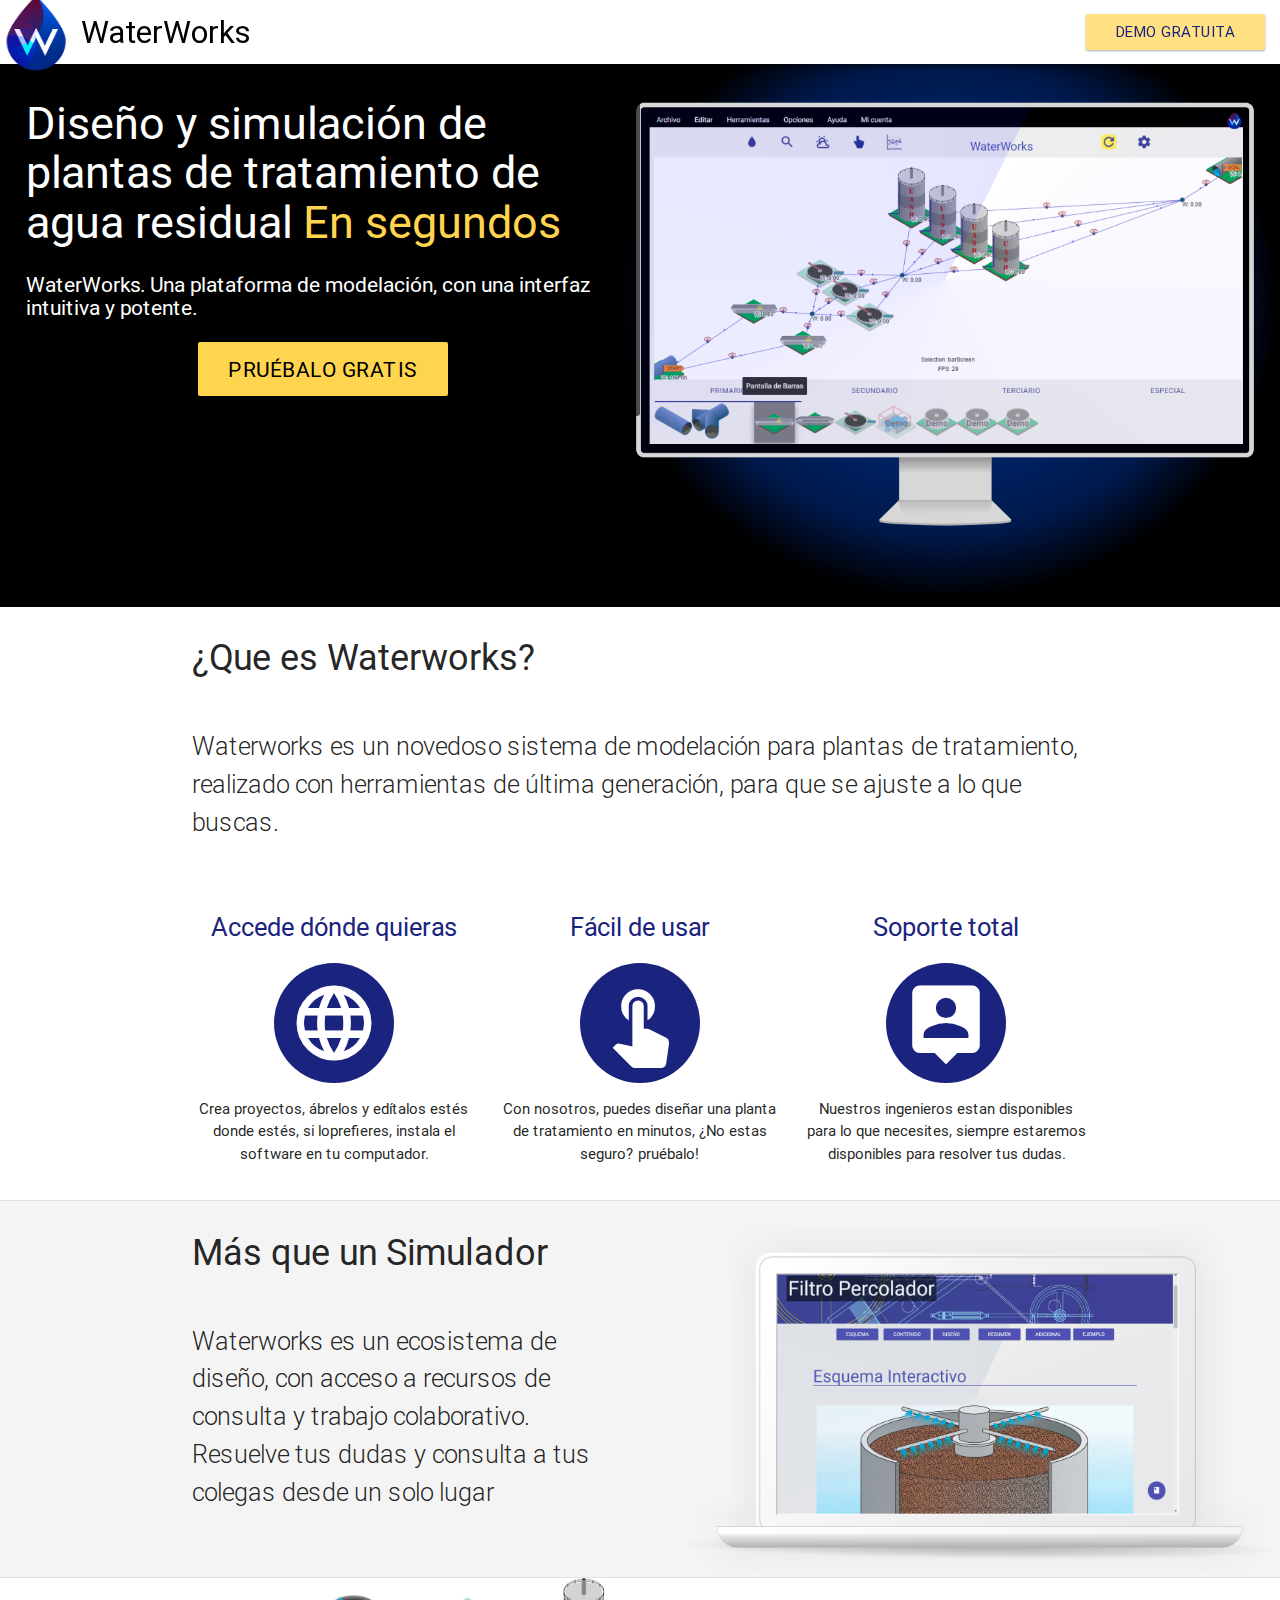
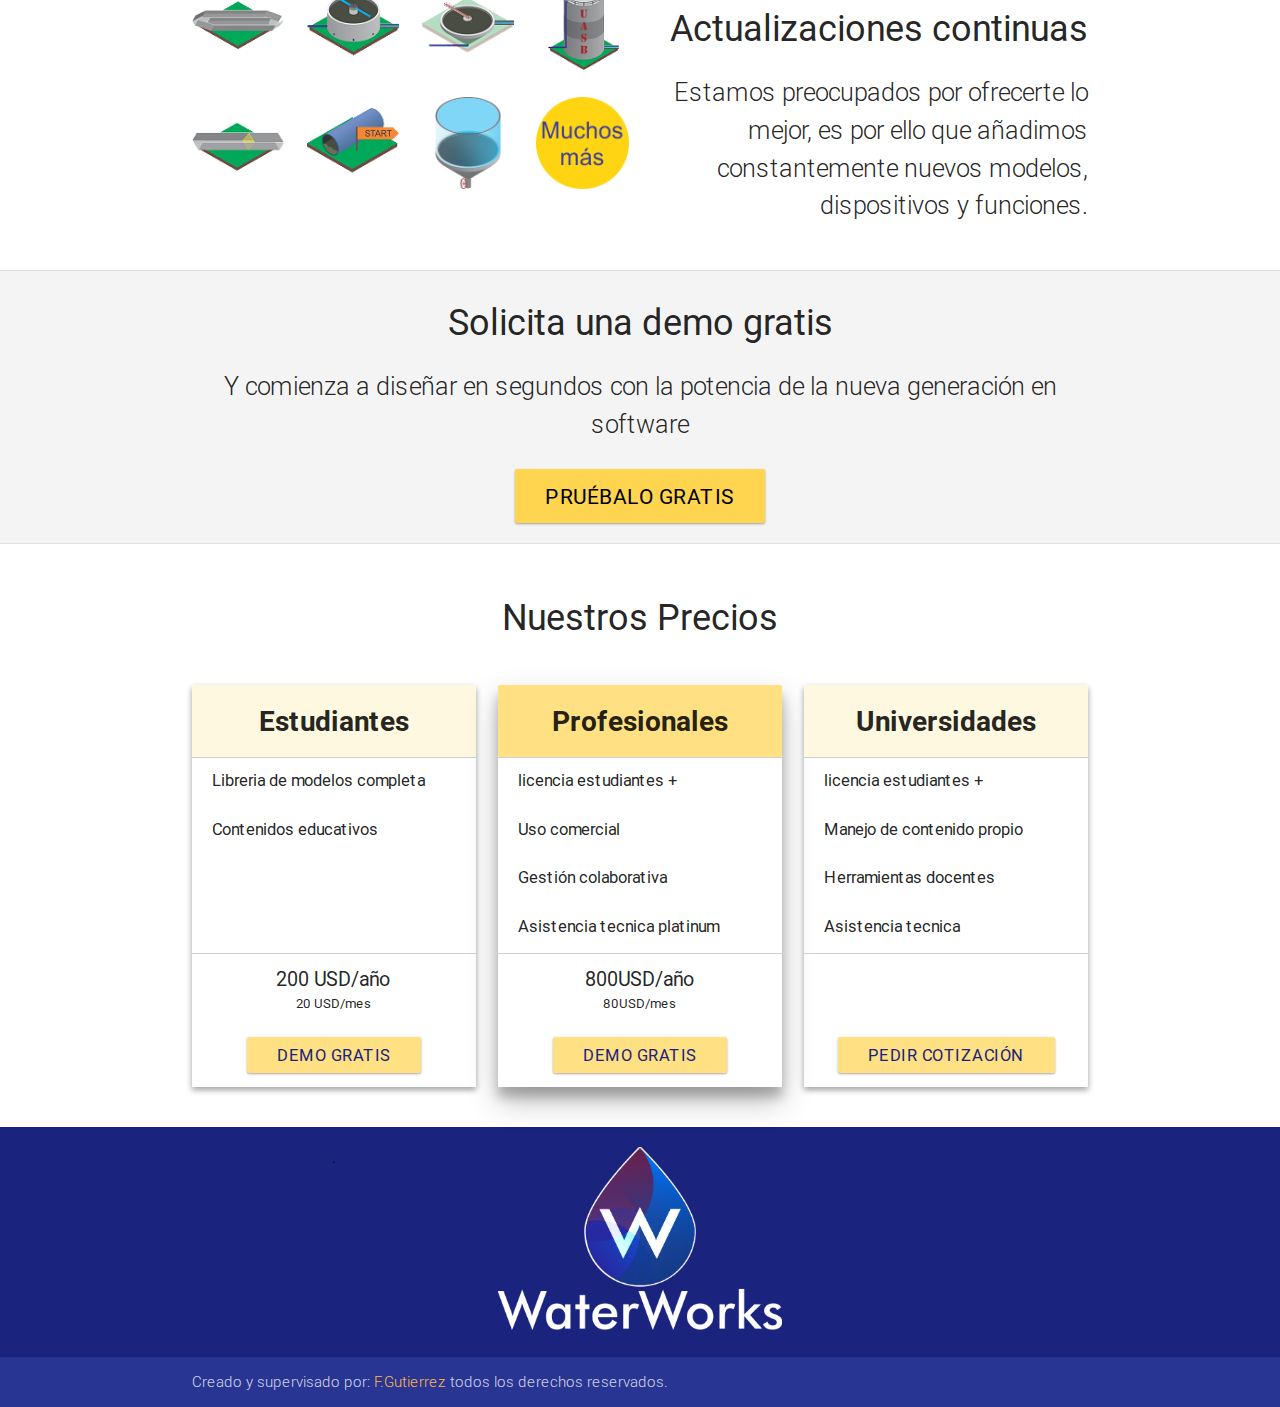
<file: index.html>
<!DOCTYPE html>
<html>

<head>
	<meta charset="UTF-8">
	<meta http-equiv="Content-Type" content="text/html; charset=UTF-8" />
	<meta name="viewport" content="width=device-width, initial-scale=1, maximum-scale=1.0" />
	<title>Waterworks, diseño de plantas de tratamiento</title>
	<link href="http://waterwork.co/public/images/img_src2.png" rel="image_src" />

	<link href="./public/css/materialize.css" type="text/css" rel="stylesheet" media="screen,projection" />
	<link href="https://fonts.googleapis.com/icon?family=Material+Icons" rel="stylesheet">
	<link rel="stylesheet" href="./public/css/style.css">
	<link rel="stylesheet" href="./public/css/landing.css">
	<meta name="description" content="Software de modelacion para plantas de tratamento de agua residual">

	<!--TWITTER CARD-->
	<meta name="twitter:card" content="product" />
	<meta name="twitter:site" content="@imfega" />
	<meta name="twitter:creator" content="@imfega" />

	<!--OPEN GRAPH-->
	<meta property="og:title" content="Waterworks, diseño para plantas de tratamiento." />
	<meta property="og:type" content="Website" />
	<meta property="og:description" content="Nuevo Software de diseño y simulación de plantas de tratamiento, a precios de lanzamiento" />
	<meta property="og:url" content="http://waterwork.co" />
	<meta property="og:image" content="http://waterwork.co/public/images/img_src2.png" />

	<!--MANIFEST-->
	<link rel="apple-touch-icon" sizes="57x57" href="/apple-touch-icon-57x57.png">
	<link rel="apple-touch-icon" sizes="60x60" href="/apple-touch-icon-60x60.png">
	<link rel="apple-touch-icon" sizes="72x72" href="/apple-touch-icon-72x72.png">
	<link rel="apple-touch-icon" sizes="76x76" href="/apple-touch-icon-76x76.png">
	<link rel="apple-touch-icon" sizes="114x114" href="/apple-touch-icon-114x114.png">
	<link rel="apple-touch-icon" sizes="120x120" href="/apple-touch-icon-120x120.png">
	<link rel="apple-touch-icon" sizes="144x144" href="/apple-touch-icon-144x144.png">
	<link rel="apple-touch-icon" sizes="152x152" href="/apple-touch-icon-152x152.png">
	<link rel="apple-touch-icon" sizes="180x180" href="/apple-touch-icon-180x180.png">
	<link rel="icon" type="image/png" href="/favicon-32x32.png" sizes="32x32">
	<link rel="icon" type="image/png" href="/favicon-194x194.png" sizes="194x194">
	<link rel="icon" type="image/png" href="/favicon-96x96.png" sizes="96x96">
	<link rel="icon" type="image/png" href="/android-chrome-192x192.png" sizes="192x192">
	<link rel="icon" type="image/png" href="/favicon-16x16.png" sizes="16x16">
	<link rel="manifest" href="/manifest.json">
	<link rel="mask-icon" href="/safari-pinned-tab.svg" color="#0d47a1">
	<meta name="msapplication-TileColor" content="#00aba9">
	<meta name="msapplication-TileImage" content="/mstile-144x144.png">
	<meta name="theme-color" content="#0d47a1">
	<!-- ANALYTICS -->
	<script>
		(function (i, s, o, g, r, a, m) {
			i['GoogleAnalyticsObject'] = r;
			i[r] = i[r] || function () {
				(i[r].q = i[r].q || []).push(arguments)
			}, i[r].l = 1 * new Date();
			a = s.createElement(o),
				m = s.getElementsByTagName(o)[0];
			a.async = 1;
			a.src = g;
			m.parentNode.insertBefore(a, m)
		})(window, document, 'script', '//www.google-analytics.com/analytics.js', 'ga');

		ga('create', 'UA-75831935-1', 'auto');
		ga('send', 'pageview');
	</script>
</head>

<body class="white">
	<section>
		<nav>
			<div class="nav-wrapper z-depth-2 white" itemscope itemtype="http://schema.org/SiteNavigationElement">
				<a href="#!" class="brand-logo"><span class="hide-on-small-only black-text hide">EKUS</span> <img src="./public/images/waterworks-logo-min2.png" alt="" class="main-logo"> <span class="hide-on-small-only black-text">WaterWorks</span></a>
				<a href="#" data-activates="mobile-demo" class="button-collapse"><i class="material-icons black-text">menu</i></a>
				<ul class="right hide-on-med-and-down">
					<li><a class="btn landing" href="http://platform.waterwork.co/signup">Demo gratuita</a></li>
				</ul>
				<ul class="side-nav" id="mobile-demo">
					<li><a class="btn landing" href="http://platform.waterwork.co/signup">Demo gratuita</a></li>
				</ul>
			</div>
		</nav>
	</section>
	<section id="landing-section1" class="right-align">
		<img class="responsive-img" src="./public/images/landing.png" alt="" />
		<div class="content">
			<h1 class=" white-text left-align">Diseño y simulación de plantas de tratamiento de agua residual <span class="amber-text text-lighten-2">En segundos</span></h1>
			<h2 class="white-text left-align">WaterWorks. Una plataforma de modelación, con una interfaz intuitiva y potente.</h2>
			<div class="center">
				<a id="landing-btn" class="btn-large" href="http://platform.waterwork.co/signup">Pruébalo Gratis</a></div>
		</div>

	</section>
	<section>
		<div class="container">
			<div class="row">
				<div class="col s12">
					<h1>¿Que es Waterworks?</h1>
				</div>
				<div class="col s12">
					<p class="flow-text">Waterworks es un novedoso sistema de modelación para plantas de tratamiento, realizado con herramientas de última generación, para que se ajuste a lo que buscas.</p>
				</div>
			</div>
			<div class="row center">
				<div class="col s12 m6 l4">
					<h2 class="indigo-text text-darken-4">Accede dónde quieras</h2>
					<i class="material-icons white-text circle indigo darken-4 large">language</i>
					<p>Crea proyectos, ábrelos y edítalos estés donde estés, si loprefieres, instala el software en tu computador.</p>
				</div>
				<div class="col s12 m6 l4">
					<h2 class="indigo-text text-darken-4">Fácil de usar</h2>
					<i class="material-icons white-text circle indigo darken-4 large">touch_app</i>
					<p>Con nosotros, puedes diseñar una planta de tratamiento en minutos, ¿No estas seguro? pruébalo!</p>

				</div>
				<div class="col s12 m6 l4 offset-m3">
					<h2 class="indigo-text text-darken-4">Soporte total</h2>
					<i class="material-icons white-text circle indigo darken-4 large">person_pin</i>
					<p>Nuestros ingenieros estan disponibles para lo que necesites, siempre estaremos disponibles para resolver tus dudas.</p>
				</div>
			</div>
		</div>

	</section>
	<section id="landing-section3">
		<div class="container">
			<div class="row">
				<div class="col s12">
					<h1>Más que un Simulador</h1>
				</div>
				<div class="col s12 center">
					<img src="./public/images/laptop2.png" alt="" class="responsive-img hide-on-large-only">
				</div>
				<div class="col s12 l6 m12">
					<p class="flow-text">Waterworks es un ecosistema de diseño, con acceso a recursos de consulta y trabajo colaborativo. Resuelve tus dudas y consulta a tus colegas desde un solo lugar</p>
				</div>
			</div>
			<div class="row center">
				<div class="col s12 m6 l4">
				</div>
			</div>
		</div>
	</section>
	<section id="landing-section4">
		<div class="container">
			<div class="row">
				<h1 class=" hide-on-large-only">Actualizaciones continuas</h1>
				<div class="col s12 m12 l6">
					<div class="row">
						<div class="col s3"><img class="tooltipped responsive-img" data-position="bottom" data-delay="50" data-tooltip="Desarenador" src="./public/images/platform/desarenador.png" alt="" class="responsive-img"></div>
						<div class="col s3"><img class="tooltipped responsive-img" data-position="bottom" data-delay="50" data-tooltip="Filtro Percolador" src="./public/images/platform/percolador.png" alt="" class="responsive-img"></div>
						<div class="col s3"><img class="tooltipped responsive-img" data-position="bottom" data-delay="50" data-tooltip="Sedimentador primario" src="./public/images/platform/primario.png" alt="" class="responsive-img"></div>
						<div class="col s3"><img class="tooltipped responsive-img" data-position="bottom" data-delay="50" data-tooltip="Reactor UASB" src="./public/images/platform/uasbmin.png" alt="" class="responsive-img"></div>
					</div>
					<div class="row">
						<div class="col s3"><img class="tooltipped responsive-img" data-position="bottom" data-delay="50" data-tooltip="Pantalla de barras" src="./public/images/platform/bars.png" alt=""></div>
						<div class="col s3"><img class="tooltipped responsive-img" data-position="bottom" data-delay="50" data-tooltip="Afluentes" src="./public/images/platform/start.png" alt="" class="responsive-img"></div>
						<div class="col s3"><img class="tooltipped responsive-img" data-position="bottom" data-delay="50" data-tooltip="Dosificación quimica" src="./public/images/platform/dosificador.png" alt="" class="responsive-img"></div>
						<div class="col s3"><img class="tooltipped responsive-img" data-position="bottom" data-delay="50" data-tooltip="y muchos mas." src="./public/images/platform/more.png" alt="" class="responsive-img"></div>

					</div>
				</div>
				<div class="col s12 m12 l6">
					<h1 class="right-align hide-on-med-and-down">Actualizaciones continuas</h1>
					<p class="flow-text right-align hide-on-med-and-down">Estamos preocupados por ofrecerte lo mejor, es por ello que añadimos constantemente nuevos modelos, dispositivos y funciones.
					</p>
					<p class="flow-text hide-on-large-only">Estamos preocupados por ofrecerte lo mejor, es por ello que añadimos constantemente nuevos modelos, dispositivos y funciones.
					</p>
				</div>
			</div>
		</div>
	</section>
	<section id="landing-section5">
		<div class="container">
			<div class="row">
				<div class="col s12 m12 l12">
					<h1 class="center">Solicita una demo gratis</h1>
					<p class="flow-text center">Y comienza a diseñar en segundos con la potencia de la nueva generación en software</p>
				</div>
				<div class="center col s12 m12 l12">
					<a id="landing-btn2" class="btn-large" href="http://platform.waterwork.co/signup">Pruébalo Gratis</a>
				</div>
			</div>
		</div>
	</section>
	<section>
		<br>
		<h1 class="center">Nuestros Precios</h1>
		<br>
		<div class="container">
			<div class="row">
				<div class="col s12 m6 l4">
					<table class="z-depth-2">
						<thead class="student">
							<tr>
								<th class="center">Estudiantes</th>

							</tr>
						</thead>
						<tbody>
							<tr>
								<td>Libreria de modelos completa</td>
							</tr>
							<tr>
								<td>Contenidos educativos</td>
							</tr>
							<tr>
								<td class="white-text hide-on-small-only">.</td>
							</tr>
							<tr>
								<td class="white-text hide-on-small-only">.</td>
							</tr>
							<tr>
								<td class="price">200 USD/año</td>

							</tr>
							<tr>
								<td class="price-month">20 USD/mes</td>
							</tr>
							<tr>
								<td class="center"><a href="http://platform.waterwork.co/signup" class="btn">Demo gratis</a></td>
							</tr>
						</tbody>
					</table>
				</div>
				<div class="col s12 m6 l4">
					<table class="z-depth-4">
						<thead class="profesional">
							<tr>
								<th class="center">Profesionales</th>

							</tr>
						</thead>
						<tbody>
							<tr>
								<td>licencia estudiantes +</td>
							</tr>
							<tr>
								<td>Uso comercial</td>
							</tr>
							<tr>
								<td>Gestión colaborativa</td>
							</tr>
							<tr>
								<td>Asistencia tecnica platinum</td>
							</tr>

							<tr>
								<td class="price">800USD/año</td>

							</tr>
							<tr>
								<td class="price-month">80USD/mes</td>
							</tr>
							<tr>
								<td class="center"><a href="http://platform.waterwork.co/signup" class="btn">Demo gratis</a></td>
							</tr>
						</tbody>
					</table>
				</div>
				<div class="col s12 m6 l4 offset-m3">
					<table class="z-depth-2">
						<thead class="university">
							<tr>
								<th class="center">Universidades</th>

							</tr>
						</thead>
						<tbody>
							<tr>
								<td>licencia estudiantes +</td>
							</tr>
							<tr>
								<td>Manejo de contenido propio</td>
							</tr>
							<tr>
								<td>Herramientas docentes</td>
							</tr>
							<tr>
								<td>Asistencia tecnica</td>
							</tr>
							<tr>
								<td class="price white-text">.</td>
							</tr>
							<tr>
								<td class="price-month white-text">.</td>
							</tr>
							<tr>
								<td class="center"><a href="http://platform.waterwork.co/signup" class="btn">Pedir Cotización</a></td>
							</tr>
						</tbody>
					</table>
				</div>
			</div>
		</div>
	</section>
	<footer class="page-footer indigo darken-4 ">
		<div class="container center">
			<div class="row">
				<div class="col s12 m6 l4">.</div>
				<div class="col s12 m6 l4">
					<img src="./public/images/waterworks-logo-min.png" alt="logo WaterWorks" class="responsive-img">
				</div>
				<div class="col s12 m6 l4">

				</div>
			</div>

		</div>
		<div class="footer-copyright indigo darken-3">
			<div class="container">
				Creado y supervisado por: <a class="orange-text text-lighten-2" href="#" target="_blank">F.Gutierrez</a> todos los derechos reservados.
			</div>
		</div>
	</footer>
	<script src="https://code.jquery.com/jquery-2.1.1.min.js"></script>
	<script src="./public/libraries/jquery-2.1.1.min.js"></script>
	<script src="./public/js/materialize.js"></script>
	<script src="./public/js/init.js"></script>
	<script>
		var language = navigator.language || navigator.userLanguage;
		switch (language) {
		case "es":
			break;
		case "en":
			break;
		default:
		}
	</script>
	<!--PTENGINE.COM-->
	<script type="text/javascript">
		window._pt_lt = new Date().getTime();
		window._pt_sp_2 = [];
		_pt_sp_2.push('setAccount,427d90c4');
		var _protocol = (("https:" == document.location.protocol) ? " https://" : " http://");
		(function () {
			var atag = document.createElement('script');
			atag.type = 'text/javascript';
			atag.async = true;
			atag.src = _protocol + 'cjs.ptengine.com/pta_en.js';
			var s = document.getElementsByTagName('script')[0];
			s.parentNode.insertBefore(atag, s);
		})();
	</script>
	<!--	hotjar.com-->
	<script>
		(function (h, o, t, j, a, r) {
			h.hj = h.hj || function () {
				(h.hj.q = h.hj.q || []).push(arguments)
			};
			h._hjSettings = {
				hjid: 182313,
				hjsv: 5
			};
			a = o.getElementsByTagName('head')[0];
			r = o.createElement('script');
			r.async = 1;
			r.src = t + h._hjSettings.hjid + j + h._hjSettings.hjsv;
			a.appendChild(r);
		})(window, document, '//static.hotjar.com/c/hotjar-', '.js?sv=');
	</script>
	<!--SCHEMA.org-->
	<script type="application/ld+json">
		{ "@context": "http://schema.org", "@type": "Organization", "url": "http://waterwork.co", "logo": "http://waterwork.co/public/images/waterworks-logo.png", "contactPoint": [{ "@type": "ContactPoint", "telephone": "+57-300-355-6475", "contactType": "customer support" }, { "@type": "ContactPoint", "telephone": "+57-300-355-6475", "contactType": "sales" }], "sameAs": [], "name": "waterworks" }
	</script>
</body>

</html>
</file>
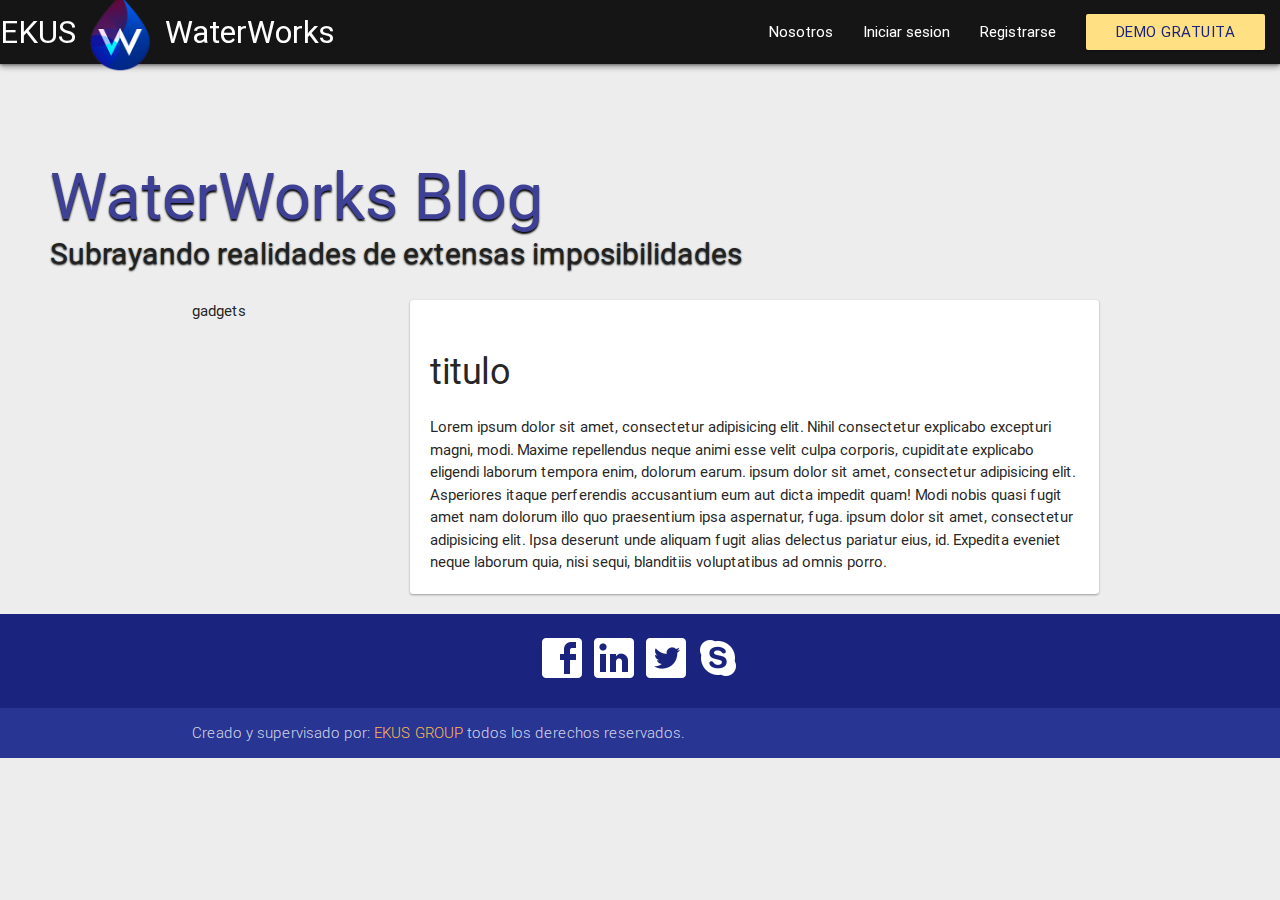
<file: blog.html>
<!DOCTYPE html>
<html>

<head>
	<meta charset="UTF-8">
	<meta http-equiv="Content-Type" content="text/html; charset=UTF-8" />
	<meta name="viewport" content="width=device-width, initial-scale=1, maximum-scale=1.0" />
	<title>Waterworks, Diseño de Plantas de tratamiento</title>
	<link href="https://fonts.googleapis.com/icon?family=Material+Icons" rel="stylesheet">
	<link href="./css/materialize.min.css" type="text/css" rel="stylesheet" media="screen,projection" />
	<link rel="stylesheet" href="./css/style.css">
	<link rel="stylesheet" href="./css/plataforma.css">
	<meta name="description" content="La herramienta definitiva para el diseño de plantas de tratamiento">
	<!--MANIFEST-->
	<script>
		document.write('<script src="http://' + (location.host || '${1:localhost}').split(':')[0] + ':${2:35729}/livereload.js?snipver=1"></' + 'script>')
	</script>
	<link rel="apple-touch-icon" sizes="57x57" href="/apple-touch-icon-57x57.png">
	<link rel="apple-touch-icon" sizes="60x60" href="/apple-touch-icon-60x60.png">
	<link rel="apple-touch-icon" sizes="72x72" href="/apple-touch-icon-72x72.png">
	<link rel="apple-touch-icon" sizes="76x76" href="/apple-touch-icon-76x76.png">
	<link rel="apple-touch-icon" sizes="114x114" href="/apple-touch-icon-114x114.png">
	<link rel="apple-touch-icon" sizes="120x120" href="/apple-touch-icon-120x120.png">
	<link rel="apple-touch-icon" sizes="144x144" href="/apple-touch-icon-144x144.png">
	<link rel="apple-touch-icon" sizes="152x152" href="/apple-touch-icon-152x152.png">
	<link rel="apple-touch-icon" sizes="180x180" href="/apple-touch-icon-180x180.png">
	<link rel="icon" type="image/png" href="/favicon-32x32.png" sizes="32x32">
	<link rel="icon" type="image/png" href="/favicon-194x194.png" sizes="194x194">
	<link rel="icon" type="image/png" href="/favicon-96x96.png" sizes="96x96">
	<link rel="icon" type="image/png" href="/android-chrome-192x192.png" sizes="192x192">
	<link rel="icon" type="image/png" href="/favicon-16x16.png" sizes="16x16">
	<link rel="manifest" href="/manifest.json">
	<link rel="mask-icon" href="/safari-pinned-tab.svg" color="#0d47a1">
	<meta name="msapplication-TileColor" content="#00aba9">
	<meta name="msapplication-TileImage" content="/mstile-144x144.png">
	<meta name="theme-color" content="#0d47a1">
	<style>

	</style>
	<!-- ANALYTICS -->
	<script>
		(function (i, s, o, g, r, a, m) {
			i['GoogleAnalyticsObject'] = r;
			i[r] = i[r] || function () {
				(i[r].q = i[r].q || []).push(arguments)
			}, i[r].l = 1 * new Date();
			a = s.createElement(o),
				m = s.getElementsByTagName(o)[0];
			a.async = 1;
			a.src = g;
			m.parentNode.insertBefore(a, m)
		})(window, document, 'script', '//www.google-analytics.com/analytics.js', 'ga');

		ga('create', 'UA-75080105-1', 'auto');
		ga('send', 'pageview');
	</script>
</head>

<body class="blog">
	<nav>
		<div class="nav-wrapper z-depth-2" itemtype="http://schema.org/SiteNavigationElement">
			<a href="#!" class="brand-logo"><span class="hide-on-small-only">EKUS</span> <img src="./images/waterworks-logo-min2.png" alt="" class="main-logo"> <span class="hide-on-small-only">WaterWorks</span></a>
			<a href="#" data-activates="mobile-demo" class="button-collapse"><i class="material-icons">menu</i></a>
			<ul class="right hide-on-med-and-down">
				<li><a href="./">Nosotros</a></li>
				<li><a href="./login">Iniciar sesion</a></li>
				<li><a href="./signup">Registrarse</a></li>
				<li><a class="indigo-text text-darken-4 btn landing" href="#">Demo gratuita</a></li>
			</ul>
			<ul class="side-nav" id="mobile-demo">
				<li><a href="./empresa">Nosotros</a></li>
				<li><a href="./registro">Registrarse</a></li>
				<li><a href="./login">Iniciar Sesion</a></li>
			</ul>
		</div>
	</nav>
	<header>
		<div id="main-blog"></div>
		<h1 class="blog-title">WaterWorks Blog</h1>
		<h2 class="blog-title">Subrayando realidades de extensas imposibilidades</h2>
	</header>
	<div class="container">
		<div class="row">
			<div class="col s12 m3 l3">
				gadgets
			</div>
			<div class="z-depth-1 content white col s12 m9 l9">
				<h1>titulo</h1>
				<div>Lorem ipsum dolor sit amet, consectetur adipisicing elit. Nihil consectetur explicabo excepturi magni, modi. Maxime repellendus neque animi esse velit culpa corporis, cupiditate explicabo eligendi laborum tempora enim, dolorum earum. ipsum dolor sit amet, consectetur adipisicing elit. Asperiores itaque perferendis accusantium eum aut dicta impedit quam! Modi nobis quasi fugit amet nam dolorum illo quo praesentium ipsa aspernatur, fuga. ipsum dolor sit amet, consectetur adipisicing elit. Ipsa deserunt unde aliquam fugit alias delectus pariatur eius, id. Expedita eveniet neque laborum quia, nisi sequi, blanditiis voluptatibus ad omnis porro.</div>
			</div>
		</div>
	</div>
	<footer class="page-footer indigo darken-4 ">
		<div class="container center">
			<div class="row">

				<div class="col s12 m12 l12">
					<a href=""><img src="./images/facebook-box.png" alt="" class="responsive-img"></a>
					<a href=""><img src="./images/linkedin-box.png" alt="" class="responsive-img"></a>
					<a href=""><img src="./images/twitter-box.png" alt="" class="responsive-img"></a>
					<a href=""><img src="./images/skype.png" alt="" class="responsive-img"></a>

				</div>
				<div class="col s12 m6 l4"></div>
			</div>

		</div>
		<div class="footer-copyright indigo darken-3">
			<div class="container">
				Creado y supervisado por: <a class="orange-text text-lighten-2" href="fega.cienciambiente.com" target="_blank">EKUS GROUP</a> todos los derechos reservados.
			</div>
		</div>
	</footer>
	<!--<script src="https://code.jquery.com/jquery-2.1.1.min.js"></script>-->
	<script src="./libraries/jquery-2.1.1.min.js"></script>
	<script src="./js/materialize.js"></script>
	<script src="./js/init.js"></script>
</body>

</html>
</file>
<file: public/css/style.css>
html,
body {
	background-color: #eeeded !important;
}

div.content {
	border-radius: 3px;
	padding: 20px !important;
}


.z-depth-1,
nav,
.card-panel,
.card,
.toast,
.btn,
.btn-large,
.btn-floating,
.dropdown-content,
.collapsible,
.side-nav {
	box-shadow: 0 1px 3px rgba(0, 0, 0, 0.12), 0 1px 2px rgba(0, 0, 0, 0.24);
	transition: all 0.2s ease-in-out;
}

.z-depth-1-half,
.btn:hover,
.btn-large:hover,
.btn-floating:hover {
	box-shadow: 0 10px 20px rgba(0, 0, 0, 0.19), 0 6px 6px rgba(0, 0, 0, 0.23);
}

.z-depth-2 {
	box-shadow: 0 3px 6px rgba(0, 0, 0, 0.16), 0 3px 6px rgba(0, 0, 0, 0.23);
}

.z-depth-3 {
	box-shadow: 0 10px 20px rgba(0, 0, 0, 0.19), 0 6px 6px rgba(0, 0, 0, 0.23);
}

.z-depth-4,
.modal {
	box-shadow: 0 14px 28px rgba(0, 0, 0, 0.25), 0 10px 10px rgba(0, 0, 0, 0.22);
}

.z-depth-5 {
	box-shadow: 0 19px 38px rgba(0, 0, 0, 0.30), 0 15px 12px rgba(0, 0, 0, 0.22);
}

.container.container-main {
	width: 85%;
}

.container.container-main2 {
	width: 95%;
}

.side-btn {
	box-shadow: 0 2px 5px 0 rgba(0, 0, 0, 0.16), 0 2px 10px 0 rgba(0, 0, 0, 0.12);
	margin: 10px;
	margin-top: 20px;
}

nav,
.nav-wrapper {
	background-color: rgba(0, 0, 0, 0.35);
	transition: all 0.6s;
	z-index: 1000;
	position: absolute;
}

.pin-top,
.fix-top {
	position: fixed!important;
	margin-bottom: -30px !important;
	top: 20px !important;
}

nav.pinned {
	background-color: #212121 !important;
	margin-bottom: -30px !important;
}

.button-collapse {
	padding-left: 10px;
}

.main-box {
	background-color: #FFFFFF;
	z-index: 1;
	position: relative;
	top: -60px;
	margin-bottom: -30px;
}

[type="radio"]:checked + label:after {
	border-color: brown;
	background-color: brown;
}
#main-blog {
		background-color: rgba(62, 64, 149, 0);
		height: 300px;
	}
input:not([type]):focus:not([readonly]),
input[type=text]:focus:not([readonly]),
input[type=password]:focus:not([readonly]),
input[type=email]:focus:not([readonly]),
input[type=url]:focus:not([readonly]),
input[type=time]:focus:not([readonly]),
input[type=date]:focus:not([readonly]),
input[type=datetime-local]:focus:not([readonly]),
input[type=tel]:focus:not([readonly]),
input[type=number]:focus:not([readonly]),
input[type=search]:focus:not([readonly]),
textarea.materialize-textarea:focus:not([readonly]),
textarea:focus {
	{
		border-bottom-color: brown;
		border-bottom: 1px solid #9F1444 !important;
		box-shadow: 0 1px 0 0 #9F1444;
	}
}

.main-img {
	z-index: -1;
}

.main-content {
	width: 10%;
	margin-top: 10px;
	box-sizing: content-box;
}

.excel {
	color: #1b8838;
}

.Word {
	color: #1818ac;
}

header>img {
	width: 100%;
}

.canvas-result {
	max-width: 300px;
	max-height: 300px;
}

form.center {
	margin: auto;
}

button.btn.brown {
	background-color: rgba(165, 42, 42, 0.8) !important;
}

button.btn.brown:hover {
	background-color: rgba(165, 42, 42, 1) !important;
}

nav ul a:hover {
	background-color: darkblue;
	color: white;
	transition: all .3s;
}

nav ul a {
	transition: all .3s;
}


/* Landing section */

#sidenav-overlay {
	background-color: rgba(26, 35, 126, 0.6);
}

.landing-section {
	min-height: 600px;
}

#landing-section1,
#landing-section3 {
	background-color: rgba(255, 224, 130, 0.35);
}

#landing-section1 {
	background-image: url("../images/ptar.png");
	-webkit-background-size: 100% 100%;
	-moz-background-size: 100% 100%;
	-o-background-size: 100% 100%;
	background-size: 100% 100%;
	background-size: 100% 100%;
}
footer.page-footer {
	margin-top: 0px;
}

.no-mar-bot {
	margin-bottom: 0px;
}

.no-pad-top {
	padding-top: 0px;
}

nav.nav-search {
	position: static;
	background-color: rgb(62, 64, 149);
}

.btn-floating img.responsive-img {
	max-width: 25px;
	margin-bottom: -8px;
}

a.secondary-content>i.material-icons {
	color: rgba(80, 80, 180, 1);
	transition: all 2s.;
}

a.secondary-content:hover>i.material-icons {
	color: rgba(40, 40, 40, 1);
	transition: all 2s.;
}

.collection span.badge.new {
	position: static;
	margin-left: 10px;
	margin-right: 10px;
}

span.badge.new.nada:after {
	content: " ";
}

span.badge.new.noticias:after {
	content: " Noticias";
}

span.badge.new.importante:after {
	content: " importante";
}

h1 {
	font-size: 2.4em;
}

h2 {
	font-size: 1.7em;
}

h3 {
	font-size: 1.5em;
}

h4 {
	font-size: 1.4em;
}

h5 {
	font-size: 1.3em;
}

h6 {
	font-size: 1.2em;
}
.landing-btn {
		height: 64px;
	}

@media screen and (max-width: 700px) {
	.landing-btn {
		height: 64px;
	}
}

.collection a.collection-item {
	color: #1A237E;
}

.custom-menu {
	display: none;
	z-index: 1000;
	position: absolute;
	overflow: hidden;
	background: #FFF;
	background-color: #fff;
	margin: 0;
	min-width: 100px;
	max-height: 650px;
	overflow-y: auto;
	z-index: 999;
}

.custom-menu li {
	font-size: 16px;
	color: #26a69a;
	display: block;
	line-height: 22px;
	padding: 14px 16px;
}

.custom-menu li:hover {
	background-color: #DEF;
	cursor: pointer;
}

i.material-icons.menu {
	font-size: 15px !important;
}

.perfil.gradient {
	background: #2980b9;
	background: -webkit-linear-gradient(to left, #2980b9, #2c3e50);
	background: linear-gradient(to left, #2980b9, #2c3e50);
	padding: 40px
}

.perfil.gradient img {
	max-height: 200px;
}

.perfil.gradient h1 {
	color: white;
}

h5 i.material-icons,
h6 i.material-icons {
	color: #607d8b;
}

div.content img {
	max-width: 90%;
}

h1.blog-title {
	text-shadow: 0px 2px 2px #000;
	position: absolute;
	top: 120px;
	left: 30px;
	color: #3E4095;
	background-color: rgba(0, 0, 0, 0.00);
	padding: 10px;
	padding-left: 20px;
	padding-right: 20px;
	font-size: 4.3em;
	border-radius: 3px;
}
h2.blog-title {
	text-shadow: 0px 1px 2px #000;
	position: absolute;
	top: 200px;
	left: 30px;
	color: #212121;
	background-color: rgba(0, 0, 0, 0.00);
	padding: 10px;
	padding-left: 20px;
	padding-right: 20px;
	font-size: 2em;
	border-radius: 3px;
}
@media only screen and (max-width: 635px) {
    h1.blog-title{
      font-size: 3rem; }
      h2.blog-title {
      font-size: 1.5rem; }
 }
 @media only screen and (max-width: 635px) {
    h1.blog-title{
    	font-size: 2rem;
    	padding: 0px;
    	margin: 0px; }
    h2.blog-title {
    	font-size: 1.4rem;
    	padding: 0px;
    	margin: 0px; }
	#main-blog {
	    height: 260px;
	}
 }

.pedia-btn {
	background-color: rgba(80, 80, 180, 1);
	transition: all 2s.;
}

.pedia-btn:hover {
	background-color: rgba(40, 40, 40, 1);
}
</file>
<file: public/css/landing.css>
.main-logo {
	height: 80px;
	top: -10px;
	margin-bottom: -40px;
	position: relative;
}

#landing-section2,
#landing-section4 {
	background-color: white;
}

.landing-title {
	padding: 10px;
	background-color: rgba(0, 0, 0, 0.6);
	border-radius: 10px;
}

.landing-btn {
	color: #1a237e;
	background-color: rgba(255, 255, 255, 1);
	padding-bottom: 40px;
	height: 85px;
	margin-bottom: 20px;
	margin-top: 30px;
	text-transform: none;
	transform: all .5s;
	border-radius: 10px;
}

.container-landing {
	padding-top: 60px;
}

.container-landing-1 {
	padding-top: 120px;
}

img.center-align {
	display: block;
	margin-left: auto;
	margin-right: auto
}

ul.landing {
	font-size: 1.2em;
}

ul.landing>li {
	list-style-type: circle !important;
	padding-bottom: 10px;
}

.btn.landing,
td .btn {
	background-color: #ffe082;
	color: #1a237e;
}

#landing-btn2:hover,
.btn.landing:hover,
td .btn:hover {
	background-color: #282828;
	color: white;
	border-radius: 2px;
}

#landing-btn:hover {
	color: #282828;
	background-color: white;
}

#landing-section1 {
	position: relative;
	background-image: none;
	background-color: black;
}

#landing-section1 img {
	min-height: 500px;
	max-height: 600px;
}

#landing-section1 .content {
	position: absolute;
	top: 13%;
	left: 0;
	width: 50%;
	background-color: rgba(0, 0, 0, 0.64);
	padding-left: 2.0% !important;
}

#landing-section1 h1 {
	font-size: 3.0em;
	text-shadow: 0px 2px 3px black;
	margin-top: 0px;
	margin-bottom: 10px;
}

#landing-section1 h2 {
	font-size: 1.4em;
	text-shadow: 0px 2px 3px black;
}

#landing-btn,
#landing-btn2 {
	background-color: #FFD54F;
	color: black;
	font-size: 1.4em
}

i.large {
	padding: 15px;
	max-width: 200px;
}

#landing-section3,
#landing-section5 {
	background: url(../images/laptop.png) right bottom no-repeat;
	background-size: 600px;
	background-color: #f4f4f4;
	border-bottom-style: solid;
	border-color: #e2e0e0;
	border-top-style: solid;
	border-bottom-width: 1px;
	border-top-width: 1px;
}

#landing-section5 {
	background-image: none;
}

@media screen and (max-width: 992px) {
	#landing-section3 {
		background-image: none;
	}
}


/*for tablet screens*/

@media screen and (max-width: 693px) {
	#landing-section1 .content {
		width: 100%;
	}
	#landing-section1 img {
		min-height: 400px;
	}
}


/*phone screens*/

@media screen and (max-width: 490px) {
	#landing-section1 h1 {
		font-size: 2.0em;
		text-shadow: 0px 2px 3px black;
		margin-top: 0px;
		margin-bottom: 10px;
	}
	#landing-section1 h2 {
		font-size: 1.2em;
		text-shadow: 0px 2px 3px black;
	}
}


/*phone with little screens*/

@media screen and (max-width: 305px) {
	#landing-section1 h1 {
		font-size: 1.6em;
		text-shadow: 0px 2px 3px black;
		margin-top: 0px;
		margin-bottom: 10px;
	}
	#landing-section1 h2 {
		font-size: 1em;
		text-shadow: 0px 2px 3px black;
	}
}

td {
	padding-top: 10px;
	padding-bottom: 14px;
	padding-left: 20px;
	padding-right: 20px;
	border-radius: 2px;
}

thead {
	font-size: 1.7em;
}

thead.student,
thead.university {
	background-color: #fff8e1;
}

thead.profesional {
	background-color: #ffe082;
}

td.price,
td.price-month {
	padding-top: 0px;
	text-align: center;
	font-size: 0.8em;
}
table{
	margin-bottom: 20px;
	font-size: 1.1em;
}
td.price {
	padding-top: 10px;
	border-top-color: rgb(208, 208, 208);
	border-top-width: 1px;
	border-top-style: solid;
	font-size: 1.2em;
	padding-bottom: 0px;
}
</file>
<file: css/style.css>
html,
body {
	background-color: #eeeded !important;
}

div.content {
	border-radius: 3px;
	padding: 20px !important;
}


.z-depth-1,
nav,
.card-panel,
.card,
.toast,
.btn,
.btn-large,
.btn-floating,
.dropdown-content,
.collapsible,
.side-nav {
	box-shadow: 0 1px 3px rgba(0, 0, 0, 0.12), 0 1px 2px rgba(0, 0, 0, 0.24);
	transition: all 0.2s ease-in-out;
}

.z-depth-1-half,
.btn:hover,
.btn-large:hover,
.btn-floating:hover {
	box-shadow: 0 10px 20px rgba(0, 0, 0, 0.19), 0 6px 6px rgba(0, 0, 0, 0.23);
}

.z-depth-2 {
	box-shadow: 0 3px 6px rgba(0, 0, 0, 0.16), 0 3px 6px rgba(0, 0, 0, 0.23);
}

.z-depth-3 {
	box-shadow: 0 10px 20px rgba(0, 0, 0, 0.19), 0 6px 6px rgba(0, 0, 0, 0.23);
}

.z-depth-4,
.modal {
	box-shadow: 0 14px 28px rgba(0, 0, 0, 0.25), 0 10px 10px rgba(0, 0, 0, 0.22);
}

.z-depth-5 {
	box-shadow: 0 19px 38px rgba(0, 0, 0, 0.30), 0 15px 12px rgba(0, 0, 0, 0.22);
}

.container.container-main {
	width: 85%;
}

.container.container-main2 {
	width: 95%;
}

.side-btn {
	box-shadow: 0 2px 5px 0 rgba(0, 0, 0, 0.16), 0 2px 10px 0 rgba(0, 0, 0, 0.12);
	margin: 10px;
	margin-top: 20px;
}

nav,
.nav-wrapper {
	background-color: rgba(0, 0, 0, 0.35);
	transition: all 0.6s;
	z-index: 1000;
	position: absolute;
}

.pin-top,
.fix-top {
	position: fixed!important;
	margin-bottom: -30px !important;
	top: 20px !important;
}

nav.pinned {
	background-color: #212121 !important;
	margin-bottom: -30px !important;
}

.button-collapse {
	padding-left: 10px;
}

.main-box {
	background-color: #FFFFFF;
	z-index: 1;
	position: relative;
	top: -60px;
	margin-bottom: -30px;
}

[type="radio"]:checked + label:after {
	border-color: brown;
	background-color: brown;
}
#main-blog {
		background-color: rgba(62, 64, 149, 0);
		height: 300px;
	}
input:not([type]):focus:not([readonly]),
input[type=text]:focus:not([readonly]),
input[type=password]:focus:not([readonly]),
input[type=email]:focus:not([readonly]),
input[type=url]:focus:not([readonly]),
input[type=time]:focus:not([readonly]),
input[type=date]:focus:not([readonly]),
input[type=datetime-local]:focus:not([readonly]),
input[type=tel]:focus:not([readonly]),
input[type=number]:focus:not([readonly]),
input[type=search]:focus:not([readonly]),
textarea.materialize-textarea:focus:not([readonly]),
textarea:focus {
	{
		border-bottom-color: brown;
		border-bottom: 1px solid #9F1444 !important;
		box-shadow: 0 1px 0 0 #9F1444;
	}
}

.main-img {
	z-index: -1;
}

.main-content {
	width: 10%;
	margin-top: 10px;
	box-sizing: content-box;
}

.excel {
	color: #1b8838;
}

.Word {
	color: #1818ac;
}

header>img {
	width: 100%;
}

.canvas-result {
	max-width: 300px;
	max-height: 300px;
}

form.center {
	margin: auto;
}

button.btn.brown {
	background-color: rgba(165, 42, 42, 0.8) !important;
}

button.btn.brown:hover {
	background-color: rgba(165, 42, 42, 1) !important;
}

nav ul a:hover {
	background-color: darkblue;
	color: white;
	transition: all .3s;
}

nav ul a {
	transition: all .3s;
}


/* Landing section */

#sidenav-overlay {
	background-color: rgba(26, 35, 126, 0.6);
}

.landing-section {
	min-height: 600px;
}

#landing-section1,
#landing-section3 {
	background-color: rgba(255, 224, 130, 0.35);
}

#landing-section1 {
	background-image: url("../images/ptar.png");
	-webkit-background-size: 100% 100%;
	-moz-background-size: 100% 100%;
	-o-background-size: 100% 100%;
	background-size: 100% 100%;
	background-size: 100% 100%;
}

#landing-section2,
#landing-section4 {
	background-color: white;
}

footer.page-footer {
	margin-top: 0px;
}

.landing-title {
	padding: 10px;
	background-color: rgba(0, 0, 0, 0.6);
	border-radius: 10px;
}

.landing-btn {
	color: #1a237e;
	background-color: rgba(255, 255, 255, 1);
	padding-bottom: 40px;
	height: 85px;
	margin-bottom: 20px;
	margin-top: 30px;
	text-transform: none;
	transform: all .5s;
	border-radius: 10px;
}

.landing-btn:hover {
	background-color: #ffc107;
	color: #1a237e;
}

.container-landing {
	padding-top: 60px;
}

.container-landing-1 {
	padding-top: 120px;
}

img.center-align {
	display: block;
	margin-left: auto;
	margin-right: auto
}

ul.landing {
	font-size: 1.2em;
}

ul.landing>li {
	list-style-type: circle !important;
	padding-bottom: 10px;
}

.btn.landing {
	background-color: #ffe082;
}

.btn.landing:hover {
	background-color: white;
	border-radius: 2px;
}

.no-mar-bot {
	margin-bottom: 0px;
}

.no-pad-top {
	padding-top: 0px;
}

body.landing {
	background-color: #FFE082;
}

nav.nav-search {
	position: static;
	background-color: rgb(62, 64, 149);
}

.btn-floating img.responsive-img {
	max-width: 25px;
	margin-bottom: -8px;
}

a.secondary-content>i.material-icons {
	color: rgba(80, 80, 180, 1);
	transition: all 2s.;
}

a.secondary-content:hover>i.material-icons {
	color: rgba(40, 40, 40, 1);
	transition: all 2s.;
}

.collection span.badge.new {
	position: static;
	margin-left: 10px;
	margin-right: 10px;
}

span.badge.new.nada:after {
	content: " ";
}

span.badge.new.noticias:after {
	content: " Noticias";
}

span.badge.new.importante:after {
	content: " importante";
}

h1 {
	font-size: 2.4em;
}

h2 {
	font-size: 1.7em;
}

h3 {
	font-size: 1.5em;
}

h4 {
	font-size: 1.4em;
}

h5 {
	font-size: 1.3em;
}

h6 {
	font-size: 1.2em;
}
.landing-btn {
		height: 64px;
	}

@media screen and (max-width: 700px) {
	.landing-btn {
		height: 64px;
	}
}

.collection a.collection-item {
	color: #1A237E;
}

.custom-menu {
	display: none;
	z-index: 1000;
	position: absolute;
	overflow: hidden;
	background: #FFF;
	background-color: #fff;
	margin: 0;
	min-width: 100px;
	max-height: 650px;
	overflow-y: auto;
	z-index: 999;
}

.custom-menu li {
	font-size: 16px;
	color: #26a69a;
	display: block;
	line-height: 22px;
	padding: 14px 16px;
}

.custom-menu li:hover {
	background-color: #DEF;
	cursor: pointer;
}

i.material-icons.menu {
	font-size: 15px !important;
}

.perfil.gradient {
	background: #2980b9;
	background: -webkit-linear-gradient(to left, #2980b9, #2c3e50);
	background: linear-gradient(to left, #2980b9, #2c3e50);
	padding: 40px
}

.perfil.gradient img {
	max-height: 200px;
}

.perfil.gradient h1 {
	color: white;
}

h5 i.material-icons,
h6 i.material-icons {
	color: #607d8b;
}

div.content img {
	max-width: 90%;
}

h1.blog-title {
	text-shadow: 0px 2px 2px #000;
	position: absolute;
	top: 120px;
	left: 30px;
	color: #3E4095;
	background-color: rgba(0, 0, 0, 0.00);
	padding: 10px;
	padding-left: 20px;
	padding-right: 20px;
	font-size: 4.3em;
	border-radius: 3px;
}
h2.blog-title {
	text-shadow: 0px 1px 2px #000;
	position: absolute;
	top: 200px;
	left: 30px;
	color: #212121;
	background-color: rgba(0, 0, 0, 0.00);
	padding: 10px;
	padding-left: 20px;
	padding-right: 20px;
	font-size: 2em;
	border-radius: 3px;
}

.pedia-btn {
	background-color: rgba(80, 80, 180, 1);
	transition: all 2s.;
}

.pedia-btn:hover {
	background-color: rgba(40, 40, 40, 1);
}
</file>
<file: css/plataforma.css>
#main-canvas {
		text-align: center;
		position: relative;
	}
	
	#main-board {
		overflow-x: auto;
		text-align: center;
		margin-bottom: 10px;
		margin-bottom: -8px;
	}
	
	.drop-img {
		left: 10px;
		top: 10px;
		width: 32px;
	}
	
	.pieces {
		padding-left: 0px !important;
		padding-right: 0px !important;
	}
	
	@media screen and (max-width: 480px) {
		.pieces img {
			max-height: 64px;
		}
	}
	
	.hoverable {
		z-index: 0;
	}
	
	.hoverable:hover {
		z-index: - 1;
	}
	
	#pedia-title {
		position: absolute;
		top: 120px;
		left: 30px;
		color: white;
		background-color: rgba(0, 0, 0, 0.6);
		padding: 5px;
	}
	
	.pedia-btn {
		background-color: rgba(80, 80, 180, 1);
		transition: all 2s.;
	}
	
	.pedia-btn:hover {
		background-color: rgba(40, 40, 40, 1);
	}
	
	h2.pedia-sub {
		color: rgba(80, 80, 180, 1);
		border-bottom: rgba(80, 80, 180, 1);
		border-bottom-style: solid;
		border-width: 1px;
	}
	
	h3.pedia-sub {
		color: rgba(80, 80, 180, 0.8);
	}
	
	#info-card {
		position: absolute;
		background-color: white;
		box-shadow: 0 10px 20px rgba(0, 0, 0, 0.19), 0 6px 6px rgba(0, 0, 0, 0.23);
		padding: 10px;
	}
	/*input[type=text] {
	width: 100px;
	height: 18px;
	border: 1px solid #9e9e9e;
	border-bottom: 1px solid #9e9e9e;
	border-color: black;
	margin-bottom: 0px;
	transition: all 0s;	}*/
	
	input:not([type]):focus:not([readonly]),
	input[type=text]:focus:not([readonly]),
	input[type=password]:focus:not([readonly]),
	input[type=email]:focus:not([readonly]),
	input[type=url]:focus:not([readonly]),
	input[type=time]:focus:not([readonly]),
	input[type=date]:focus:not([readonly]),
	input[type=datetime-local]:focus:not([readonly]),
	input[type=tel]:focus:not([readonly]),
	input[type=number]:focus:not([readonly]),
	input[type=search]:focus:not([readonly]),
	textarea.materialize-textarea:focus:not([readonly]) {
		border-bottom: 1px solid #1a237e;
		box-shadow: 0 1px 0 0 #1a237e;
	}
	
	.container-main {
		padding: 20px;
	}
	
	.valign-wrapper {
		margin-bottom: 0px;
	}
	
	.main-logo {
		height: 80px;
		top: -10px;
		margin-bottom: -40px;
		position: relative;
	}
	
	img.platform.main-logo {
		height: 40px;
		top: -20px;
		margin-bottom: -30px;
		position: relative;
	}
	
	nav.platform {
		height: 32px;
		line-height: 32px;
		box-shadow: none;
	}
	
	nav.platform.tap {
		border-bottom: solid;
		border-width: 1px;
		border-bottom-color: #dddddd;
	}
	
	a.tap {
		color: darkblue;
	}
	
	a.tap:hover {
		color: darkblue;
		background-color: lightgray;
	}
	
	#main-img {
		background-color: #3E4095;
		background-image: url("../images/wastewater-background2.png");
		height: 300px;
	}

	
	input.platform {
		border: solid;
		border-bottom: solid;
		border-width: 1px;
		border-radius: 2px;
		height: 2em;
		width: 100px;
		text-align: center;
	}
	
	img.profile-mini {
		margin-bottom: -10px;
		max-height: 30px;
	}
	
	label.platform {
		display: inline;
		position: static;
		color: black;
		font-size: 1em !important;
	}
	
	.modal.modal-fixed-footer {
		width: 90%;
		max-height: 85%;
		min-height: 30%;
		height: 80%;
	}
	
	td,
	th {
		padding: 2px 5px;
	}
	
	i.material-icons.tiny.platform {
		line-height: 33px;
		font-size: 1.8em;
	}
	
	.waves-effect.waves-blue .waves-ripple {
		/* The alpha value allows the text and background color
     of the button to still show through. */
		background-color: rgba(0, 0, 139, 0.41);
	}
	
	span.badge.new {
		background-color: darkblue;
	}
	
	span.badge.new:after {
		content: " Nuevo";
	}
	
	.switch label {
		position: static;
		top: 0px;
		left 0px;
	}
	
	label {
		color: black;
	}
	
	input:not([type]).valid,
	input:not([type]):focus.valid,
	input[type=text].valid,
	input[type=text]:focus.valid,
	input[type=password].valid,
	input[type=password]:focus.valid,
	input[type=email].valid,
	input[type=email]:focus.valid,
	input[type=url].valid,
	input[type=url]:focus.valid,
	input[type=time].valid,
	input[type=time]:focus.valid,
	input[type=date].valid,
	input[type=date]:focus.valid,
	input[type=datetime-local].valid,
	input[type=datetime-local]:focus.valid,
	input[type=tel].valid,
	input[type=tel]:focus.valid,
	input[type=number].valid,
	input[type=number]:focus.valid,
	input[type=search].valid,
	input[type=search]:focus.valid,
	textarea.materialize-textarea.valid,
	textarea.materialize-textarea:focus.valid {
		border-bottom: 0px solid #FFA08F;
		box-shadow: 0 1px 0 0 #FFA08F;
	}
	
	input:not([type]):focus:not([readonly])+label,
	input[type=text]:focus:not([readonly])+label,
	input[type=password]:focus:not([readonly])+label,
	input[type=email]:focus:not([readonly])+label,
	input[type=url]:focus:not([readonly])+label,
	input[type=time]:focus:not([readonly])+label,
	input[type=date]:focus:not([readonly])+label,
	input[type=datetime-local]:focus:not([readonly])+label,
	input[type=tel]:focus:not([readonly])+label,
	input[type=number]:focus:not([readonly])+label,
	input[type=search]:focus:not([readonly])+label,
	textarea.materialize-textarea:focus:not([readonly])+label {
		color: #1a237e;
	}
	
	.dropdown-content li>a,
	.dropdown-content li>span {
		color: #1a237e;
	}
	
	.nav-wrapper.grey.lighten-3,
	.platform.tap {
		z-index: 900;
	}
	
	/*#defaultCanvas0,
	#main-board {
		min-height: 400px;
	}*/
	
	#mobile-demo2 {
		z-index: 1000;
	}
	
	.input-field .prefix.active {
		color: #ff6f00;
	}
	
	.input-field .prefix {
		color: #bdbdbd;
	}
	.modal .modal-footer .btn-flat{
		    margin-right: 10px;
	}
</file>
